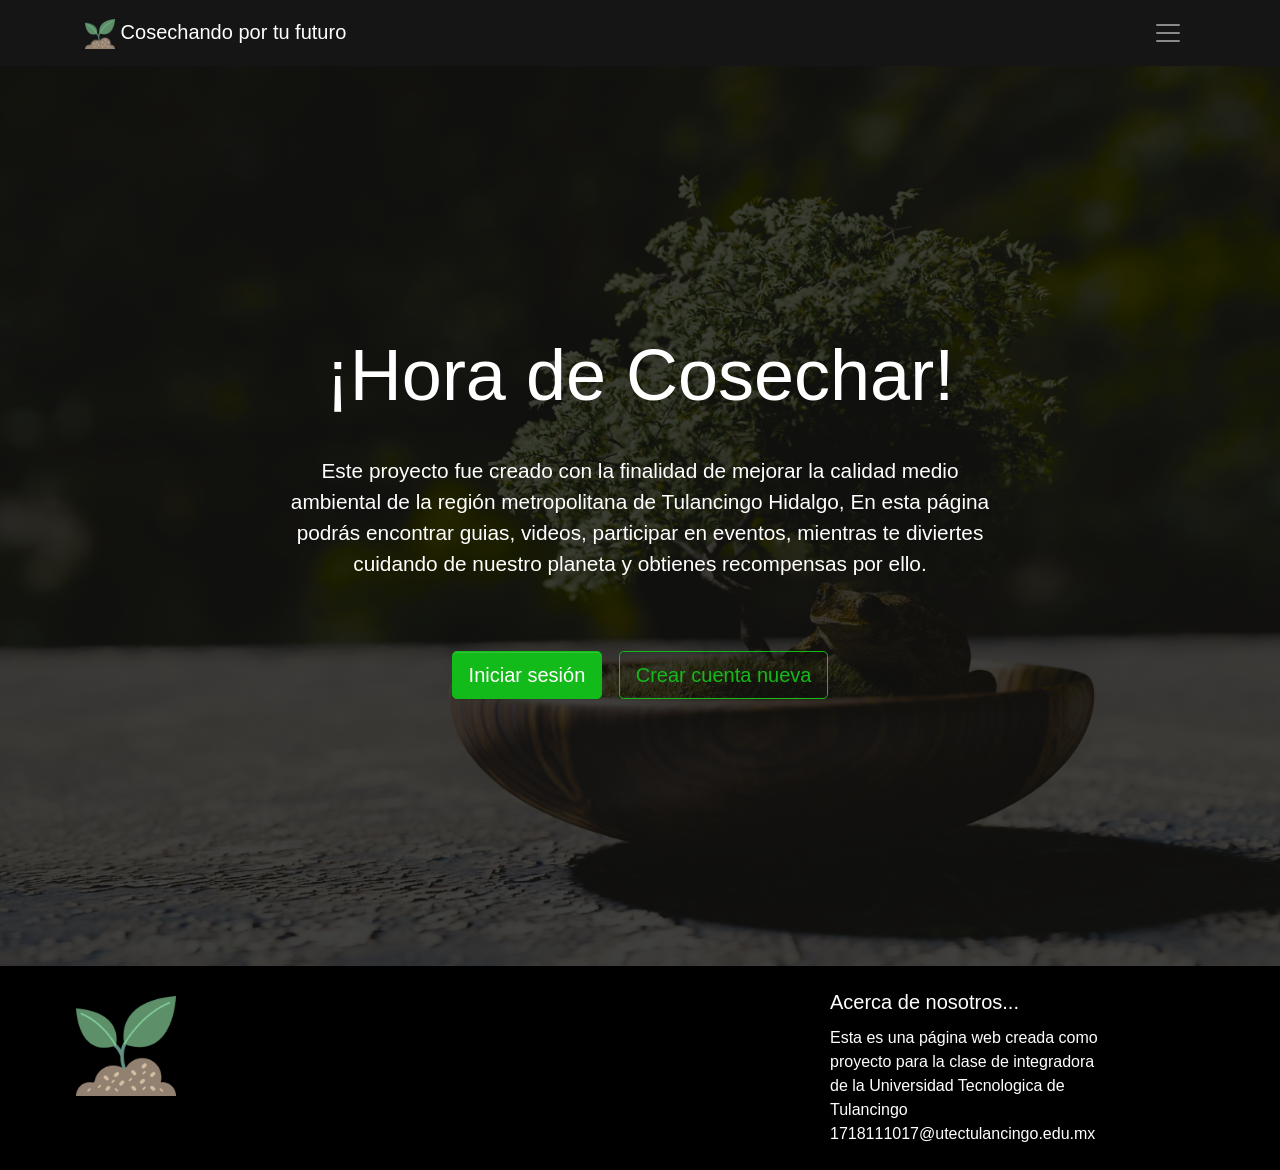
<file: Yuko/index.html>
<!DOCTYPE html>
<html>

<head>
  <meta charset="utf-8">
  <meta name="viewport" content="width=device-width, initial-scale=1">
  <link rel="stylesheet" href="css/theme.css" type="text/css">
  <title>Cosechando por tu futuro</title>
  <link rel="icon" href="images/icons/024-plant.png">
</head>

<body>

<!-- Barra de navegación -->
  <nav class="navbar navbar-dark bg-dark">
    <div class="container" >
      <div class="navbar-brand">
        <img src="images/icons/024-plant.png" width="30" height="30">
        <a class="text-ceter" href="index.html"><b style="color: white;">Cosechando por tu futuro</b></a>
       </div> 
      <button class="navbar-toggler navbar-toggler-right border-0" type="button" data-toggle="collapse" data-target="#navbar18">
        <span class="navbar-toggler-icon"></span>
      </button>

      <div class="collapse navbar-collapse" id="navbar18"> <a class="navbar-brand d-none d-md-block" href="index.html">
        <ul class="navbar-nav mx-auto">
          <li class="nav-item"> <a class="nav-link" href="index.html">Inicio</a> </li>
            <li class="nav-item"> <a class="nav-link" href="about.html">Acerca de nosotros</a> </li>
            <li class="nav-item"> <a class="nav-link text-white" href="log_in.html">Iniciar sesión</a> </li>
            <li class="nav-item"> <a class="nav-link text-white" href="sing_in.html">Crear una cuenta<br></a> </li>
          </ul>
      </div>
    </div>
  </nav>

<!-- Breve descripcion inicial -->
  <div class="py-5 text-center text-white h-100 align-items-center d-flex" style="	background-image: linear-gradient(to bottom, rgba(0, 0, 0, .75), rgba(0, 0, 0, .75)), url(images/main_img/253658.jpg);	background-position: center center, center center;	background-size: cover, cover;	background-repeat: repeat, repeat;">
    <div class="container py-5">
      <div class="row">
        <div class="mx-auto col-lg-8 col-md-10">
          <h1 class="display-3 mb-4" id="uno">¡Hora de Cosechar!</h1>
          <p class="lead mb-5" id="uno">Este proyecto fue creado con la finalidad de mejorar la calidad medio ambiental de la región metropolitana de Tulancingo Hidalgo,                              En esta página podrás encontrar guias, videos, participar en eventos, mientras te diviertes cuidando de nuestro planeta y obtienes recompensas por ello.</p> 
          <a href="log_in.html" class="btn btn-lg btn-primary mx-1">Iniciar sesión</a>
          <a class="btn btn-lg mx-1 btn-outline-primary" href="sing_in.html">Crear cuenta nueva</a>
        </div>
      </div>
    </div>
  </div>

  <!-- informacion del footer  -->
  <div class="py-3" style="background-color: black;">
    <div class="container">
      <div class="row">
        <div class="col-lg-8 col-8 p-1"><img src="images/icons/024-plant.png" width="100px" height="100px"></div>
          <div class="col-md-3 p-0">
            <h5> <b ><a href="about.html" style="color: white;">Acerca de nosotros...</a></b></h5>
            <p class="mb-0" style="color: white;">Esta es una página web creada como proyecto para la clase de integradora de la Universidad Tecnologica de Tulancingo&nbsp;</p>
            <p class="mb-0"> <a href="mailto:info@pingendo.com" style="color: white;">1718111017@utectulancingo.edu.mx</a></p>
          </div>
      </div>
    </div>
  </div>
  <script src="https://code.jquery.com/jquery-3.3.1.slim.min.js" integrity="sha384-q8i/X+965DzO0rT7abK41JStQIAqVgRVzpbzo5smXKp4YfRvH+8abtTE1Pi6jizo" crossorigin="anonymous"></script>
  <script src="https://cdnjs.cloudflare.com/ajax/libs/popper.js/1.14.6/umd/popper.min.js" integrity="sha384-wHAiFfRlMFy6i5SRaxvfOCifBUQy1xHdJ/yoi7FRNXMRBu5WHdZYu1hA6ZOblgut" crossorigin="anonymous"></script>
  <script src="https://stackpath.bootstrapcdn.com/bootstrap/4.3.1/js/bootstrap.min.js" integrity="sha384-JjSmVgyd0p3pXB1rRibZUAYoIIy6OrQ6VrjIEaFf/nJGzIxFDsf4x0xIM+B07jRM" crossorigin="anonymous"></script>
</body>

</html>
</file>
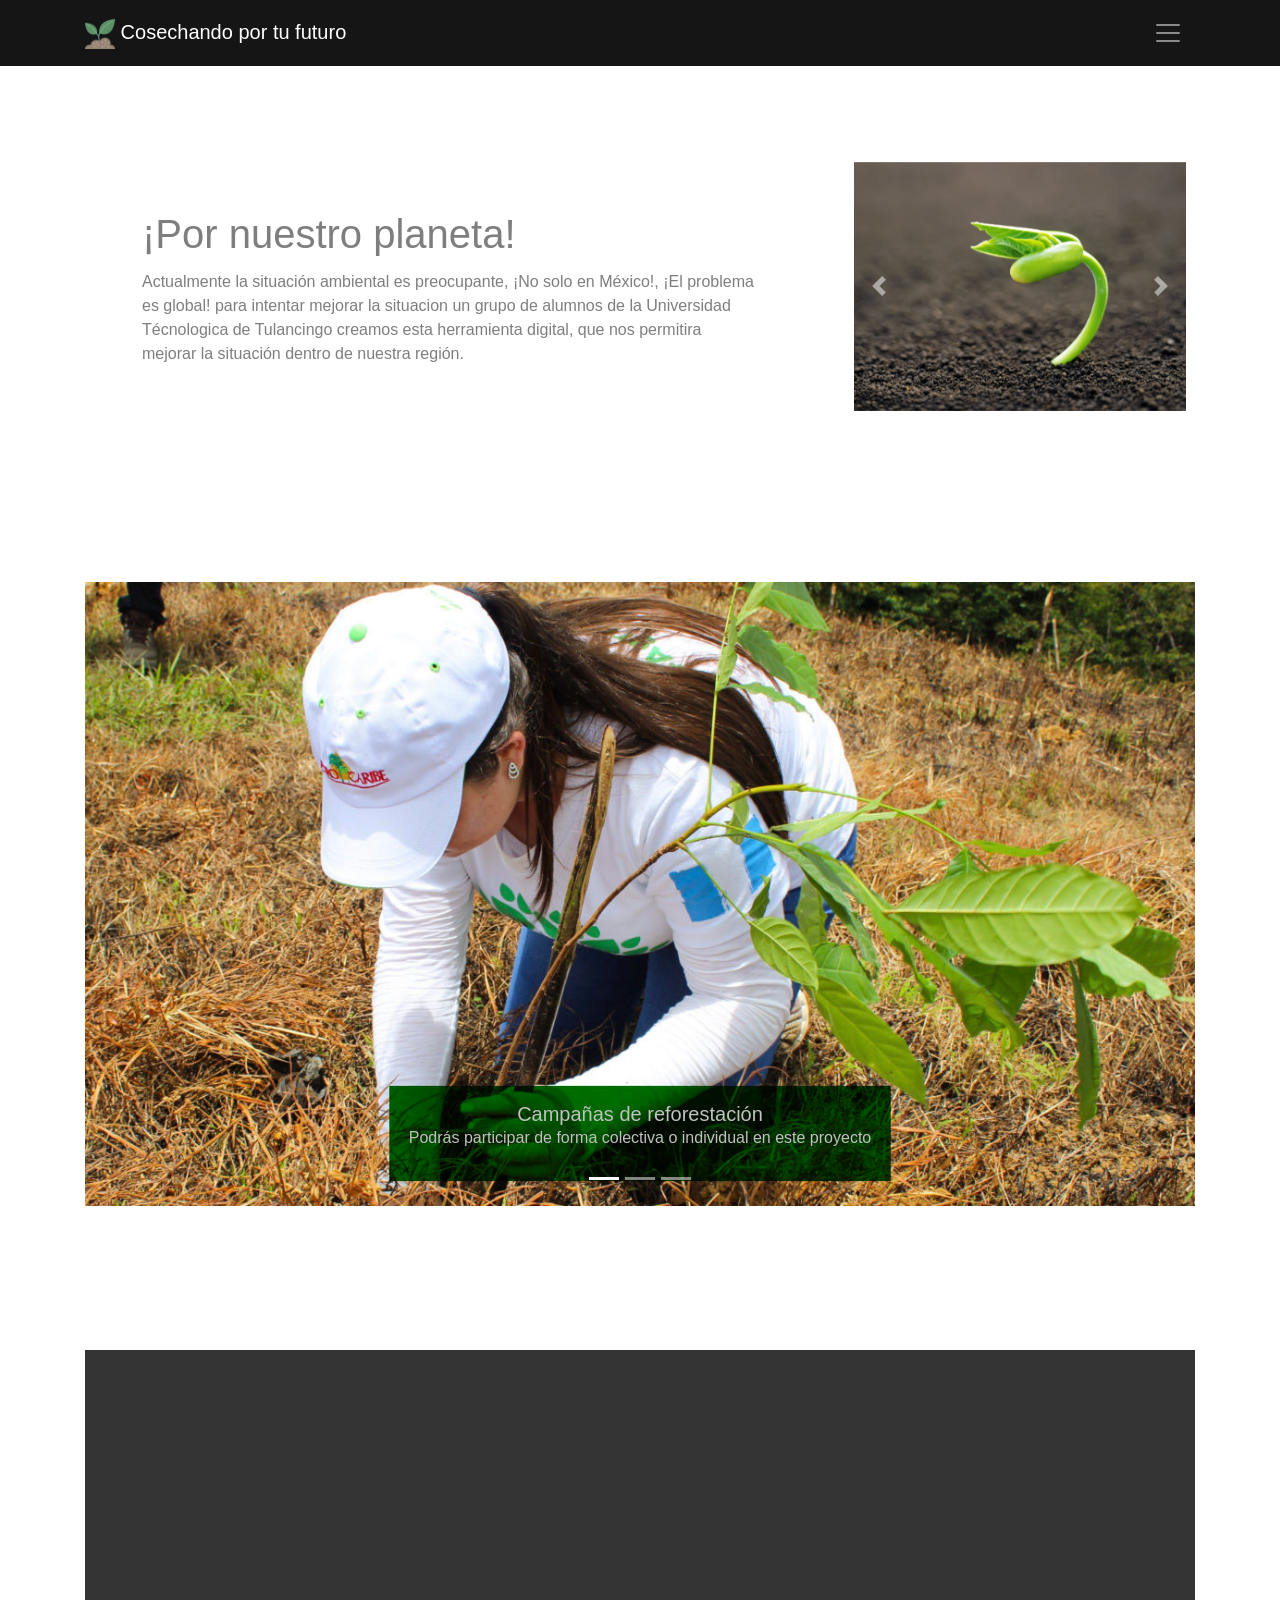
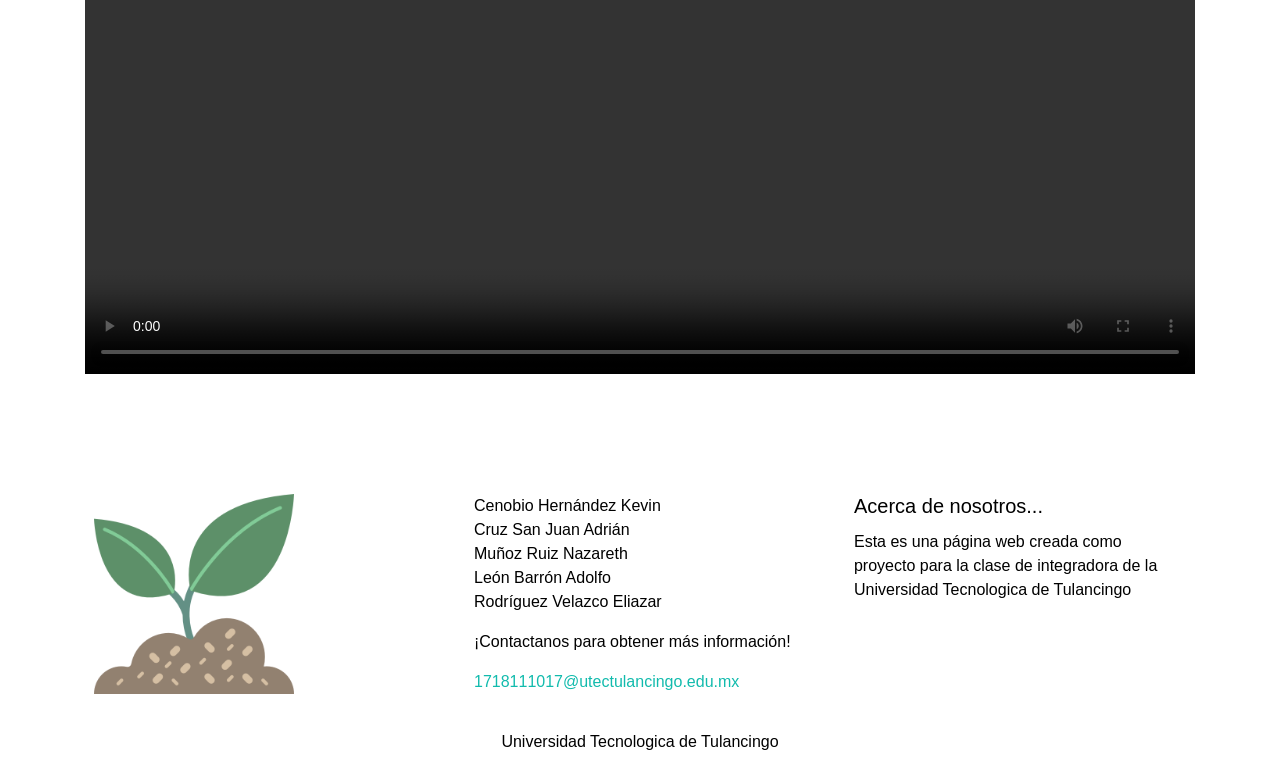
<file: Yuko/about.html>
<!DOCTYPE html>
<html>

<head>
  <meta charset="utf-8">
  <meta name="viewport" content="width=device-width, initial-scale=1">
  <link rel="stylesheet" href="css/theme.css" type="text/css">
  <title>Cosechando por tu futuro</title>
  <link rel="icon" href="images/icons/024-plant.png">
</head>

<body>



<!-- Barra de navegación -->
<nav class="navbar navbar-dark bg-dark">
        <div class="container" >
          <div class="navbar-brand">
            <img src="images/icons/024-plant.png" width="30" height="30">
            <a class="text-ceter" href="index.html"><b style="color: white;">Cosechando por tu futuro</b></a>
           </div> 
          <button class="navbar-toggler navbar-toggler-right border-0" type="button" data-toggle="collapse" data-target="#navbar18">
            <span class="navbar-toggler-icon"></span>
          </button>
    
          <div class="collapse navbar-collapse" id="navbar18"> <a class="navbar-brand d-none d-md-block" href="index.html">
            <ul class="navbar-nav mx-auto">
              <li class="nav-item"> <a class="nav-link" href="index.html">Inicio</a> </li>
                <li class="nav-item"> <a class="nav-link" href="#">Acerca de nosotros</a> </li>
                <li class="nav-item"> <a class="nav-link text-white" href="log_in.html">Iniciar sesión</a> </li>
                <li class="nav-item"> <a class="nav-link text-white" href="sing_in.html">Crear una cuenta<br></a> </li>
              </ul>
          </div>
        </div>
      </nav>


<!-- Breve descripcion inicial -->
  <div class="py-5">
    <div class="container">
      <div class="row">
        <div class="col-lg-8 p-md-5 p-3 d-flex flex-column justify-content-center" style="opacity: 0.5;">
          <h1>¡Por nuestro planeta!</h1>
          <p class="mb-0">Actualmente la situación ambiental es preocupante, ¡No solo en México!, ¡El problema es global! para intentar mejorar la situacion un grupo de alumnos de la Universidad Técnologica de Tulancingo creamos esta herramienta digital, que nos permitira mejorar la situación dentro de nuestra región.</p>
        </div>
        <div class="col-lg-4 p-3">
          <div id="carousel2" class="carousel slide" data-ride="carousel" data-interval="5000">
            <div class="carousel-inner">
              <div class="carousel-item active"> <img class="d-block w-100" src="images/slider/1.jpg"> </div>
              <div class="carousel-item"> <img class="d-block w-100" src="images/slider/2.jpg"> </div>
              <div class="carousel-item"> <img class="d-block w-100" src="images/slider/3.jpg"> </div>
              <div class="carousel-item"> <img class="d-block w-100" src="images/slider/4.jpg"> </div>
              <div class="carousel-item"> <img class="d-block w-100" src="images/slider/5.jpg"> </div>
            </div>
            <a class="carousel-control-prev" href="#carousel2" role="button" data-slide="prev">
              <span class="carousel-control-prev-icon" aria-hidden="true"></span></a>
            <a class="carousel-control-next" href="#carousel2" role="button" data-slide="next">
              <span class="carousel-control-next-icon" aria-hidden="true"></span></a>
          </div>
        </div>
      </div>
    </div>
  </div>

  <!-- segundo carrusel de imagenes#TODO redimensionar imagenes -->
  <div class="py-5">
    <div class="container">
      <div class="row">
        <div class="col-md-12">
          <div id="carouselExampleIndicators" class="carousel slide carousel-fade" data-ride="carousel">
            <ol class="carousel-indicators">
              <li data-target="#carouselExampleIndicators" data-slide-to="0" class="active"> </li>
              <li data-target="#carouselExampleIndicators" data-slide-to="1"> </li>
              <li data-target="#carouselExampleIndicators" data-slide-to="2"> </li>
            </ol>
            <div class="carousel-inner">
              <div class="carousel-item active"> <img class="d-block img-fluid w-100" style="height: 50%;" src="images/carrusel/11.jpg">
                <div class="carousel-caption">
                  <h5 class="m-0" id="dos">Campañas de reforestación</h5>
                  <p id="dos">Podrás participar de forma colectiva o individual en este proyecto</p>
                </div>
              </div>
              <div class="carousel-item "> <img class="d-block img-fluid w-100" src="images/carrusel/22.jpg">
                <div class="carousel-caption">
                  <h5 class="m-0" id="dos">Nuevas amistades<br></h5>
                  <p id="dos">No solo ayudas al medio ambiente, sino que al mismo tiempo... ¡Conoces a tus nuevos amigos!<br></p>
                </div>
              </div>
              <div class="carousel-item"> <img class="d-block img-fluid w-100" src="images/carrusel/33.jpg">
                <div class="carousel-caption">
                  <h5 class="m-0" id="dos">¡Crecemos juntos!</h5>
                  <p id="dos">¡Juntos podemos mejorar el lugar en donde vivimos!</p>
                </div>
              </div>
            </div>
          </div>
        </div>
      </div>
    </div>
  </div>

  <!-- Video -->
  <div class="py-5">
    <div class="container">
      <div class="row">
        <div class="col-md-12">
          <div class="embed-responsive embed-responsive-16by9">
            <video src="video/timelapse.mp4" class="embed-responsive-item" controls="controls"> Your browser does not support HTML5 video. </video>
          </div>
        </div>
      </div>
    </div>
  </div>

  <!-- informacion del footer  -->
  <div class="py-3">
    <div class="container">
      <div class="row">
        <div class="col-lg-4 col-6 p-3"><img src="images/icons/024-plant.png" width="200px" height="200px"></div>
        <div class="col-lg-4 col-6 p-3">
          <p>Cenobio Hernández Kevin<br>Cruz San Juan Adrián<br>Muñoz Ruiz Nazareth<br>León Barrón Adolfo<br>Rodríguez Velazco Eliazar</p>
          <p>¡Contactanos para obtener más información!</p>
          <p class="mb-0"> <a href="mailto:info@pingendo.com">1718111017@utectulancingo.edu.mx</a></p>
        </div>
        <div class="col-md-4 p-3">
          <h5> <b>Acerca de nosotros...</b></h5>
          <p class="mb-0">Esta es una página web creada como proyecto para la clase de integradora de la Universidad Tecnologica de Tulancingo&nbsp;</p>
        </div>
      </div>
      <div class="row">
        <div class="col-md-12 text-center">
          <p class="mb-0 mt-2">Universidad Tecnologica de Tulancingo</p>
        </div>
      </div>
    </div>
  </div>
  <script src="https://code.jquery.com/jquery-3.3.1.slim.min.js" integrity="sha384-q8i/X+965DzO0rT7abK41JStQIAqVgRVzpbzo5smXKp4YfRvH+8abtTE1Pi6jizo" crossorigin="anonymous"></script>
  <script src="https://cdnjs.cloudflare.com/ajax/libs/popper.js/1.14.6/umd/popper.min.js" integrity="sha384-wHAiFfRlMFy6i5SRaxvfOCifBUQy1xHdJ/yoi7FRNXMRBu5WHdZYu1hA6ZOblgut" crossorigin="anonymous"></script>
  <script src="https://stackpath.bootstrapcdn.com/bootstrap/4.3.1/js/bootstrap.min.js" integrity="sha384-JjSmVgyd0p3pXB1rRibZUAYoIIy6OrQ6VrjIEaFf/nJGzIxFDsf4x0xIM+B07jRM" crossorigin="anonymous"></script>
</body>
</file>
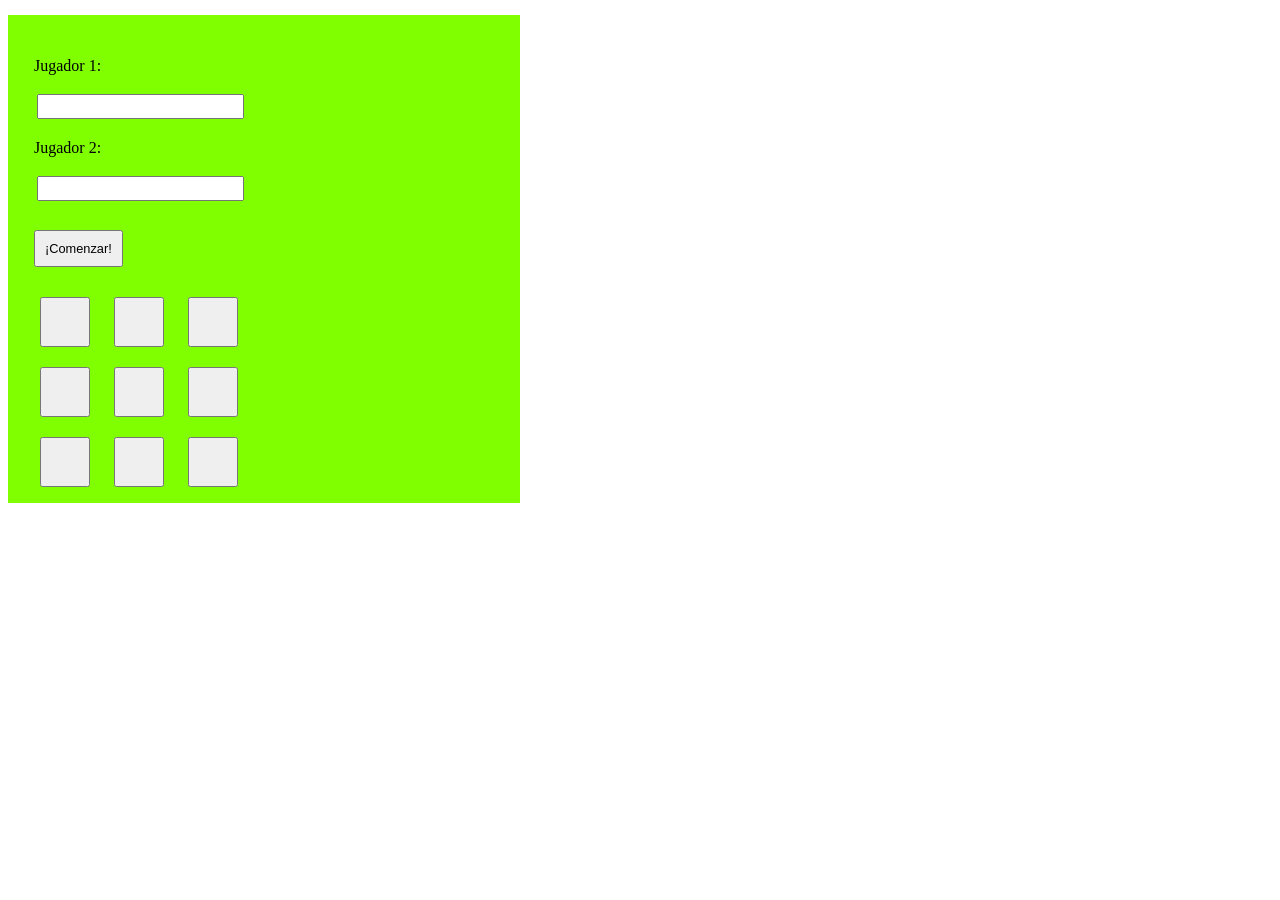
<file: Yuko/gato.html>
<!DOCTYPE html>
<html>
    <head>
        
        
     
        <meta charset="UTF-8">
        <title> gato</title>

<div class="caja">
    
        <script type="text/javascript">
            // nombre de los jugadores
            function comenzar(){
                bandera = true;
                var jugador1 = document.getElementById("jugador1");
                var jugador2 = document.getElementById("jugador2");
                if(jugador1.value==""){
                    alert("Jugador 1 ingresa tu nombre");
                    jugador1.focus();
                }else{
                    if(jugador2.value==""){
                        alert("Jugador 2 ingresa tu nombre");
                        jugador2.focus();
                        //Arreglo hecho con botones
                    }else{
                        tab[0] = document.getElementById("B0");
                        tab[1] = document.getElementById("B1");
                        tab[2] = document.getElementById("B2");
                        tab[3] = document.getElementById("B3");
                        tab[4] = document.getElementById("B4");
                        tab[5] = document.getElementById("B5");
                        tab[6] = document.getElementById("B6");
                        tab[7] = document.getElementById("B7");
                        tab[8] = document.getElementById("B8");
                        for(var i=0;i<9;i++){
                            tab[i].className = "botonInicial";
                            tab[i].value = "R";
                        }
                        turno = 1;
                        document.getElementById("TurnoJugador").innerHTML = "Turno del jugador  " + jugador1.value;
                    }
                }
            }

            var bandera = false;
            var turno = 0;
            var tab = new Array();
            //Iniciar el juego
            window.onload = function(){
                var iniciar = document.getElementById("Inicio");
                iniciar.addEventListener("click",comenzar);
            }

            
           //CAMBIO DE JUGADORES 
            function colocar(boton){
                if(bandera==true){
                    if(turno==1 && boton.value=="R"){
                        document.getElementById("TurnoJugador").innerHTML = "Turno del jugador  " + jugador2.value;
                        boton.value = "X";
                        boton.className = "botonJugador1";
                        turno = 2;
                    }else{
                        if(turno==2 && boton.value=="R"){
                            document.getElementById("TurnoJugador").innerHTML = "Turno del jugador  " + jugador1.value;
                            boton.value = "O";
                            boton.className = "botonJugador2";
                            turno = 1;
                        }
                    }
                }
                ganador();
            }

            //Determinar quien gana
            function ganador(){
                if((tab[0].value=="X" && tab[1].value=="X" && tab[2].value=="X")
                || (tab[3].value=="X" && tab[4].value=="X" && tab[5].value=="X")
                || (tab[6].value=="X" && tab[7].value=="X" && tab[8].value=="X")
                || (tab[0].value=="X" && tab[3].value=="X" && tab[6].value=="X")
                || (tab[1].value=="X" && tab[4].value=="X" && tab[7].value=="X")
                || (tab[2].value=="X" && tab[5].value=="X" && tab[8].value=="X")
                || (tab[0].value=="X" && tab[4].value=="X" && tab[8].value=="X")
                || (tab[2].value=="X" && tab[4].value=="X" && tab[6].value=="X")
                ){
                    alert("Jugador "+ jugador1.value + " Gana!");
                    bandera = false;
                }
                if((tab[0].value=="O" && tab[1].value=="O" && tab[2].value=="O")
                || (tab[3].value=="O" && tab[4].value=="O" && tab[5].value=="O")
                || (tab[6].value=="O" && tab[7].value=="O" && tab[8].value=="O")
                || (tab[0].value=="O" && tab[3].value=="O" && tab[6].value=="O")
                || (tab[1].value=="O" && tab[4].value=="O" && tab[7].value=="O")
                || (tab[2].value=="O" && tab[5].value=="O" && tab[8].value=="O")
                || (tab[0].value=="O" && tab[4].value=="O" && tab[8].value=="O")
                || (tab[2].value=="O" && tab[4].value=="O" && tab[6].value=="O")
                ){
                    alert("Jugador "+ jugador2.value + " Gana!");
                    bandera = false;
                }
                if((tab[0].value!="R" && tab[1].value!="R" && tab[2].value!="R")
                && (tab[3].value!="R" && tab[4].value!="R" && tab[5].value!="R")
                && (tab[6].value!="R" && tab[7].value!="R" && tab[8].value!="R")
                ){
                    alert("empate");
                }
            }
        </script>
    </head>
    <body>
        <div>
        <!--Partes del HTML-->
            <section id="principal">
            <article id="comandos">
                <p>Jugador 1: </p>
                <input type="text" id="jugador1"><br>
                <p>Jugador 2: </p>
                <input type="text" id="jugador2"><br>
                <input type="button" id="Inicio" value="¡Comenzar!"><br>
                <label id="TurnoJugador"></label>
            </article>
            <article id="tablero">
                <input type="button" id="B0" onclick="colocar(this)">
                <input type="button" id="B1" onclick="colocar(this)">
                <input type="button" id="B2" onclick="colocar(this)"><br>

                <input type="button" id="B3" onclick="colocar(this)">
                <input type="button" id="B4" onclick="colocar(this)">
                <input type="button" id="B5" onclick="colocar(this)"><br>

                <input type="button" id="B6" onclick="colocar(this)">
                <input type="button" id="B7" onclick="colocar(this)">
                <input type="button" id="B8" onclick="colocar(this)"><br>
                
            </article>
                
        </section>
        </div>
    </body>
        
        
        
            
            <!--CSS-->
        <style type="text/css">
            .caja{
            background-color: chartreuse;
            width: 500px;
            margin-top: 15px;
            border: 14px;
            padding: 6px;
                
                
    
 
                
            }
            article#comandos{
                display: inline-block
                min-height 300px;
                padding: 20px;
                vertical-align: 500px; 
                width: 20%;
            }
            article#tablero{
            
                display: inline-block;
                margin: 0 auto;
                text-align: CENTER;
                vertical-align: 100x;
                width: 50%;
            }
            article#tablero input{
                font-size: 3em;
                height: 50px;
                margin: 10px;
                width: 50px;
            }
            input[type="button"]#Inicio{
                font-size: 0.8em;
                margin-top: 2em;
                padding: 0.7em;
            }
            input[type="text"]{
                font-size: 1em;
                margin: 0.2em;
                padding: 0.1em;
            }
            
            label{
                font-size: 1em;
                font-weight: bold;
                text-align: center;
            }
            .botonInicial{
                color: darkgoldenrod;
                background-color: darkgoldenrod;
            }
            .botonJugador1{
                color: white;
                background-color: darkturquoise;
            }
            .botonJugador2{
                color: white;
                background-color: darkcyan;
            }
           
        </style>
</file>
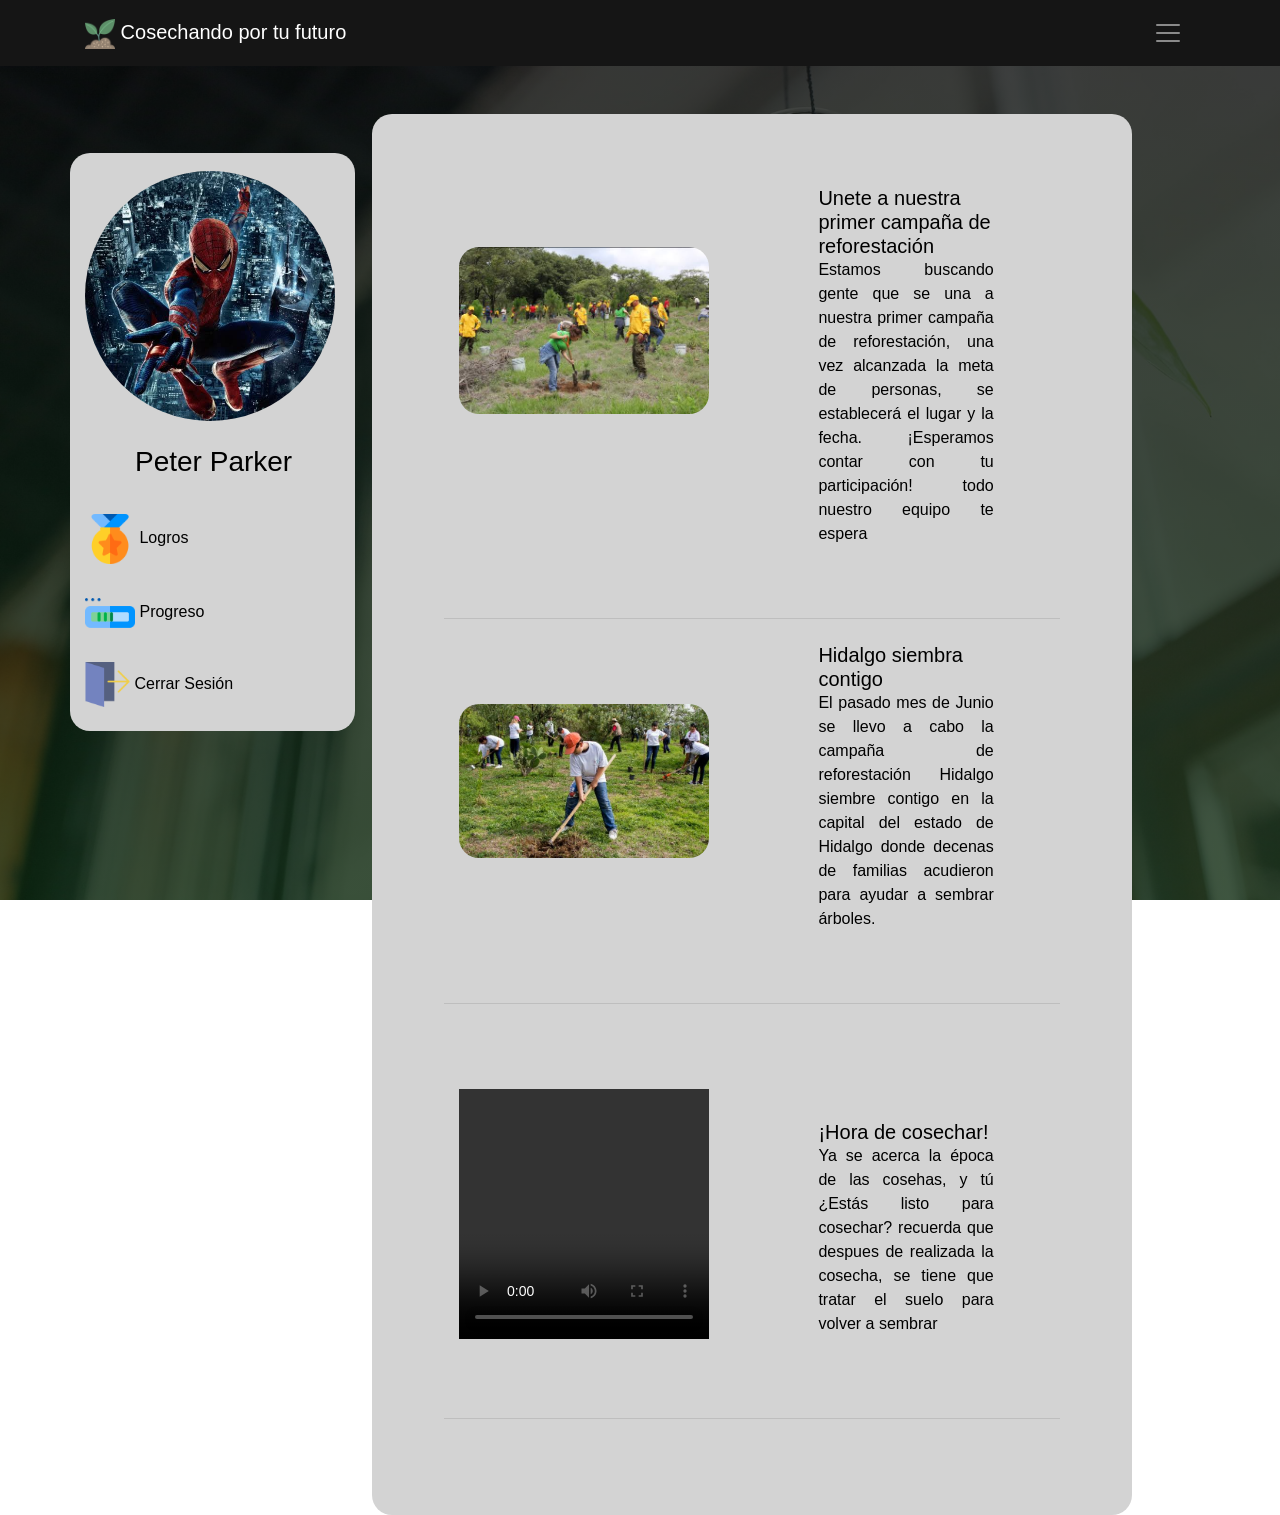
<file: Yuko/main_user.html>
<!DOCTYPE html>
<html>

<head>
  <meta charset="utf-8">
  <meta name="viewport" content="width=device-width, initial-scale=1">
  <link rel="stylesheet" href="https://cdnjs.cloudflare.com/ajax/libs/font-awesome/4.7.0/css/font-awesome.min.css" type="text/css">
  <link rel="stylesheet" href="css/theme.css">
  <title>Perfil</title>
  <link rel="icon" href="images/icons/024-plant.png">
</head>
<body style="background-image: linear-gradient(to bottom, rgba(0, 0, 0, .75), rgba(0, 30, 0,0.75)), url(images/main_img/bonsai.jpg);	background-position: center center, center center;	background-size: cover, cover;	background-repeat: no-repeat; background-attachment: fixed;">

  <!-- Barra de navegación -->
  <nav class="navbar navbar-dark bg-dark">
  <div class="container" >
    <div class="navbar-brand">
      <img src="images/icons/024-plant.png" width="30" height="30">
      <a class="text-ceter" href="index.html"><b style="color: white;">Cosechando por tu futuro</b></a>
      </div> 
    <button class="navbar-toggler navbar-toggler-right border-0" type="button" data-toggle="collapse" data-target="#navbar18">
      <span class="navbar-toggler-icon"></span>
    </button>
    <div class="collapse navbar-collapse" id="navbar18">
      <a class="navbar-brand d-none d-md-block" href="index.html"></a>
      <ul class="navbar-nav mx-auto">
        <li class="nav-item"> <a class="nav-link" href="index.html">Inicio</a> </li>
        <li class="nav-item"> <a class="nav-link" href="about.html">Acerca de nosotros</a> </li>
        <li class="nav-item"> <a class="nav-link" href="address_register.html">Registra tu terreno</a> </li>
        <li class="nav-item"> <a class="nav-link" href="#">En proceso</a> </li>
        <li class="nav-item"> <a class="nav-link" href="#">Logros</a> </li>
        <li class="nav-item"> <a class="nav-link" href="php/log_out.php" style="color: white;">Cerrar sesión</a> </li>
      </ul>
    </div>
  </div>
</nav>
<br><br>

<div class="container">
  <div class="row">

    <!-- Información del perfil -->
    <div class="col-md-3" id="infousr" style="margin-right: 1.5%; border-radius: 20px;">
        <img id="imusr" class="img-fluid" src="images/main_img/user.jpg" style="margin-top: 7%;"><br><br>
        <h3 style="margin-left: 50px;">Peter Parker</h3><br>
      <img src="images/icons/progress/018-medal.png" alt="Logros" height="50px" width="50px">
      <a href="progress.html" style="color: black;">Logros</a><br><br>
      <img src="images/icons/progress/032-progress.png" alt="Progreso" height="50px" width="50px">
      <a href="progress.html" style="color: black;"> Progreso</a><br><br>
      <img src="images/icons/exit.png" alt="Cerrar Sesión" height="45px" width="45px">
      <a href="php/log_out.php" style="color: black;">Cerrar Sesión</a><br><br>
    </div>



    <!--El muro-->
<div class="col-lg-8 p-md-5 p-3 flex-column justify-content-center" id="muro" style="border-radius: 20px;">
  
  <div class="container">
    <div class="row">
      <div class="col-7" style="margin-top: 10%;">
        <img src="images/mainuser/uno.jpg" class="img-fluid" height="250px" width="250px" style="border-radius: 20px;">
      </div>
      <div class="col-4">
        <h5 class="mb-0 justify-content-center">Unete a nuestra primer campaña de reforestación</h5>
        <p class="mb-0 justify-content-center" style="text-align: justify;">Estamos buscando gente que se una a nuestra primer campaña de reforestación, una vez alcanzada la meta 
          de personas, se establecerá el lugar y la fecha. ¡Esperamos contar con tu participación! todo nuestro equipo te espera
        </p>
      </div>
    </div>
  </div><br><br><hr>

  <div class="container">
      <div class="row">
        <div class="col-7" style="margin-top: 10%;">
          <img src="images/mainuser/dos.jpg" class="img-fluid" height="250px" width="250px" style="border-radius: 20px;">
        </div>
        <div class="col-4">
          <h5 class="mb-0 justify-content-center">Hidalgo siembra contigo</h5>
          <p class="mb-0 justify-content-center" style="text-align: justify;">El pasado mes de Junio se llevo a cabo la campaña de reforestación Hidalgo siembre contigo
            en la capital del estado de Hidalgo donde decenas de familias acudieron para ayudar a sembrar árboles.
          </p>
        </div>
      </div>
    </div><br><br><hr>

    <div class="container">
        <div class="row">
          <div class="col-7" style="margin-top: 10%;">
              <video src="video/Cosecha Time Lapse  (Diego Bolinger ) GoPro.mp4" height="250px" width="250px" class="embed-responsive-item" controls="controls"> Your browser does not support HTML5 video. </video>
          </div>
          <div class="col-4" style="margin-top: 15%;">
            <h5 class="mb-0 justify-content-center">¡Hora de cosechar!</h5>
            <p class="mb-0 justify-content-center" style="text-align: justify;">Ya se acerca la época de las cosehas, y tú ¿Estás listo para cosechar?
              recuerda que despues de realizada la cosecha, se tiene que tratar el suelo para volver a sembrar
            </p>
          </div>
        </div>
      </div><br><br><hr>

</div>




<script src="https://code.jquery.com/jquery-3.3.1.slim.min.js" integrity="sha384-q8i/X+965DzO0rT7abK41JStQIAqVgRVzpbzo5smXKp4YfRvH+8abtTE1Pi6jizo" crossorigin="anonymous"></script>
<script src="https://cdnjs.cloudflare.com/ajax/libs/popper.js/1.14.6/umd/popper.min.js" integrity="sha384-wHAiFfRlMFy6i5SRaxvfOCifBUQy1xHdJ/yoi7FRNXMRBu5WHdZYu1hA6ZOblgut" crossorigin="anonymous"></script>
<script src="js/bootstrap.js"></script>
</body>
</html>
</file>
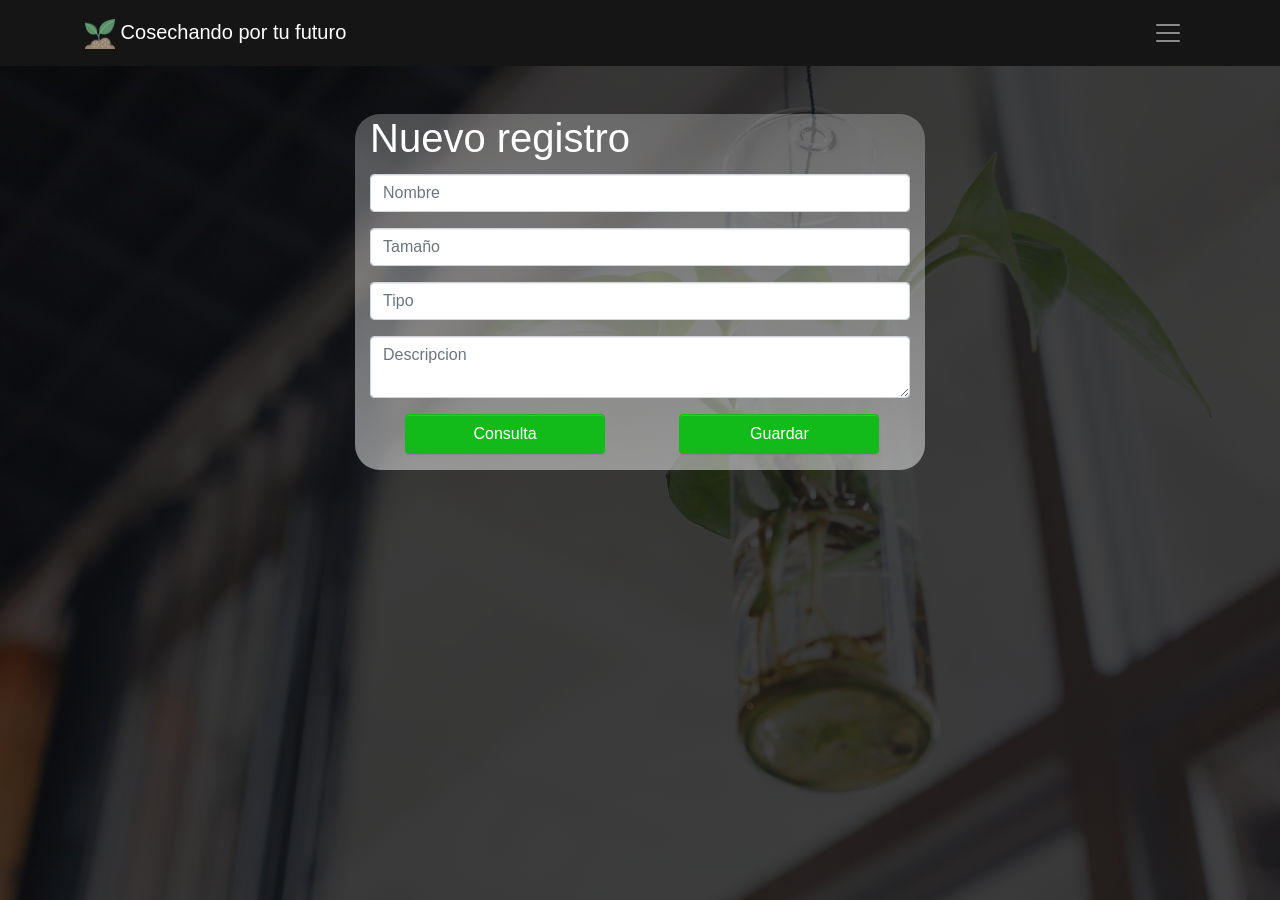
<file: Yuko/panel-control.html>
<!-- TODO estilos -->
<!DOCTYPE html>
<html>

<head>
    <meta charset="utf-8">
    <meta name="viewport" content="width=device-width, initial-scale=1">
    <link rel="stylesheet" href="css/theme.css" type="text/css">
    <title>Cosechando por tu futuro</title>
    <link rel="icon" href="images/icons/024-plant.png">
</head>
    
    



<body style="background-image: linear-gradient(to bottom, rgba(0, 0, 0, .75), rgba(0, 0, 0, .75)), url(images/main_img/bonsai.jpg);	background-position: center center, center center;	background-size: cover, cover;	background-repeat: repeat, repeat;">

<!-- Barra de navegación -->
    <nav class="navbar navbar-dark bg-dark">
        <div class="container" >
            <div class="navbar-brand">
                <img src="images/icons/024-plant.png" width="30" height="30">
                <a class="text-ceter" href="index.html"><b style="color: white;">Cosechando por tu futuro</b></a>
            </div> 
            <button class="navbar-toggler navbar-toggler-right border-0" type="button" data-toggle="collapse" data-target="#navbar18">
                <span class="navbar-toggler-icon"></span>
            </button>

            <div class="collapse navbar-collapse" id="navbar18"> <a class="navbar-brand d-none d-md-block" href="index.html">
                <ul class="navbar-nav mx-auto">
                <li class="nav-item"> <a class="nav-link" href="index.html">Inicio</a> </li>
                </ul>
            </div>
        </div>
    </nav>
<br><br>



 <!-- formulario -->
<div class="container">
    <div class="row">
        <div class="mx-auto col-lg-6 col-10" style="background-image: linear-gradient(rgba(240, 240, 240, 0.2), rgba(240, 240, 240, 0.8)); background-position: left top; background-size: 100%; background-repeat: no-repeat; border-radius: 25px; background-attachment: fixed;">
            <h1 style="color: white;">Nuevo registro</h1>
            <form class="text-left" action="php/panel-control.php" method="POST">
            <div class="form-group">
            <div class="form-group">
            <div class="form-group">
            <input type="text" class="form-control" id="form16" placeholder="Nombre" name="Nombre" required="">
        </div>
        </div>
        </div>
        <div class="form-group">
            <input type="text" class="form-control" id="form17" placeholder="Tamaño" name="Tamaño" required="">
        </div>
        <div class="form-group">
            <input type="texto" class="form-control" id="form18" placeholder="Tipo" name="Tipo" required="">
        </div>
        <div class="form-group">
            <textarea class="form-control" id="form18" placeholder="Descripcion" name="Descripcion" required=""></textarea>
        </div>
        <div class="form-group">
            <!-- #TODO Realizar consulta a la BDD-->
                <input type="button" value="Consulta" class="btn btn-primary" style="width: 200px; height: 40px; margin-left: 35px;">
                <input type="submit" value="Guardar" class="btn btn-primary" style="width: 200px; height: 40px; margin-left: 70px;">
        </div>
</div>

    <script src="https://code.jquery.com/jquery-3.3.1.slim.min.js" integrity="sha384-q8i/X+965DzO0rT7abK41JStQIAqVgRVzpbzo5smXKp4YfRvH+8abtTE1Pi6jizo" crossorigin="anonymous"></script>
    <script src="https://cdnjs.cloudflare.com/ajax/libs/popper.js/1.14.6/umd/popper.min.js" integrity="sha384-wHAiFfRlMFy6i5SRaxvfOCifBUQy1xHdJ/yoi7FRNXMRBu5WHdZYu1hA6ZOblgut" crossorigin="anonymous"></script>
    <script src="js/bootstrap.js"></script>

</body>
</html>
</file>
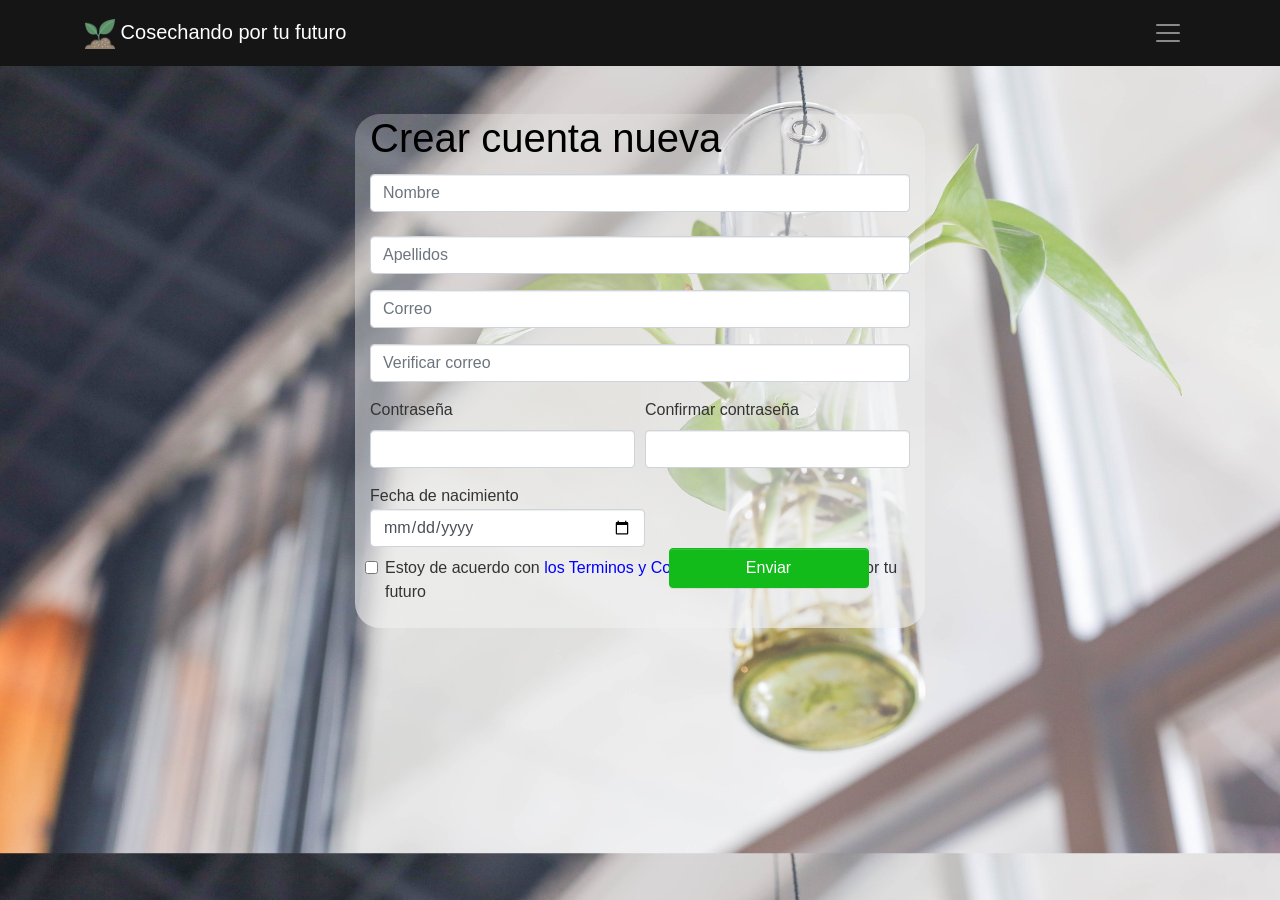
<file: Yuko/sing_in.html>
<!DOCTYPE html>
<html>

<head>
  <meta charset="utf-8">
  <meta name="viewport" content="width=device-width, initial-scale=1">
  <link rel="stylesheet" href="https://cdnjs.cloudflare.com/ajax/libs/font-awesome/4.7.0/css/font-awesome.min.css" type="text/css">
  <link rel="stylesheet" href="css/theme.css">
  <title>Crear cuenta</title>
  <link rel="icon" href="images/icons/024-plant.png">
</head>

<body style="	background-image: url(images/main_img/bonsai.jpg);	background-position: top left;	background-size: 100%;	background-repeat: no-xrepeat; object-fit: cover;">

  <!-- Barra de navegacion -->
  <nav class="navbar navbar-dark bg-dark">
      <div class="container" >
        <div class="navbar-brand">
          <img src="images/icons/024-plant.png" width="30" height="30">
          <a class="text-ceter" href="index.html"><b style="color: white;">Cosechando por tu futuro</b></a>
         </div> 
        <button class="navbar-toggler navbar-toggler-right border-0" type="button" data-toggle="collapse" data-target="#navbar18">
          <span class="navbar-toggler-icon"></span>
        </button>
        <div class="collapse navbar-collapse" id="navbar18">
          <a class="navbar-brand d-none d-md-block" href="index.html"></a>
          <ul class="navbar-nav mx-auto">
            <li class="nav-item"> <a class="nav-link" href="index.html">Inicio</a> </li>
          </ul>
        </div>
      </div>
    </nav>
<br><br>

<!-- formulario -->
    <div class="container">
      <div class="row">
        <div class="mx-auto col-lg-6 col-10" style="background-image: linear-gradient(rgba(240, 240, 240, 0.2), rgba(240, 240, 240, 0.8)); background-position: left top; background-size: 100%; background-repeat: no-repeat; border-radius: 25px; background-attachment: fixed;">
          <h1 contenteditable="true">Crear cuenta nueva</h1>
          <form class="text-left" action="php/hoja.php" method="POST">
            <div class="form-group">
              <div class="form-group">
                <div class="form-group">
                  <input type="text" class="form-control" id="form16" placeholder="Nombre" name="Nombre" required=""><br>
                  <input type="text" class="form-control" id="form16" placeholder="Apellidos" name="Apellidos" required="">
                </div>
              </div>
            </div>
            <div class="form-group">
              <input type="email" class="form-control" id="form17" placeholder="Correo" name="Correo" required="">
            </div>
            <div class="form-group">
              <input type="email" class="form-control" id="form18" placeholder="Verificar correo" name="Vericor" required="">
            </div>
            <div class="form-row">
              <div class="form-group col-md-6">
                <label for="form19">Contraseña</label>
                <input type="password" class="form-control" id="form19" name="Password" required="">
              </div>
              <div class="form-group col-md-6">
                <label for="form20">Confirmar contraseña</label>
                <input type="password" class="form-control" id="form20" name="Password" required="">
              </div>
              
              <!-- verificacion -->
              <script>
                var p1 = document.getElementById('form19');
                var p2 = document.getElementById('form20');
                var c1 = document.getElementById('form17');
                var c2 = document.getElementById('form18');
               
                function validacion(){
                  if(p1.value != p2.value){
                    alert("Las contraseñas no coinciden");
                    p1.value=''
                    p2.value=''
                    p1.value.focus();
                  }
                  if(c1.value != c2.value){
                    alert('Los correos electronicos no coinciden');
                    c1.value=''
                    c2.value=''
                    c1.value.focus();
                  }
                }
              
              </script>
            </div>
            <div class="form-row">
              <div class="form-group col-md-6"> <label for="form19">Fecha de nacimiento</label><br><br>
                <input class="form-control" type="date" name="Fecha" style="position: absolute; top: 45%;" required="">
              </div>
              <div class="form-check">
                <input class="form-check-input" type="checkbox" id="form21" value="on" required=""> <label class="form-check-label" for="form21"> Estoy de acuerdo con <a href="#" style="color: blue;">los Terminos y Condiciones</a> de cosechando por tu futuro</label>
              </div><br>
              <input type="submit" value="Enviar" class="btn btn-primary" onclick="validacion()" style="width: 200px; height: 40px; right: 300px; position: absolute; top: 84.5%; left: 55%;">
            </div>
          </form>
        </div>
        <div class="form-group">
        </div>
      </div>
    </div>
  </div>
  <script src="https://code.jquery.com/jquery-3.3.1.slim.min.js" integrity="sha384-q8i/X+965DzO0rT7abK41JStQIAqVgRVzpbzo5smXKp4YfRvH+8abtTE1Pi6jizo" crossorigin="anonymous"></script>
  <script src="https://cdnjs.cloudflare.com/ajax/libs/popper.js/1.14.6/umd/popper.min.js" integrity="sha384-wHAiFfRlMFy6i5SRaxvfOCifBUQy1xHdJ/yoi7FRNXMRBu5WHdZYu1hA6ZOblgut" crossorigin="anonymous"></script>
  <script src="js/bootstrap.js"></script>
</body>

</html>
</file>
